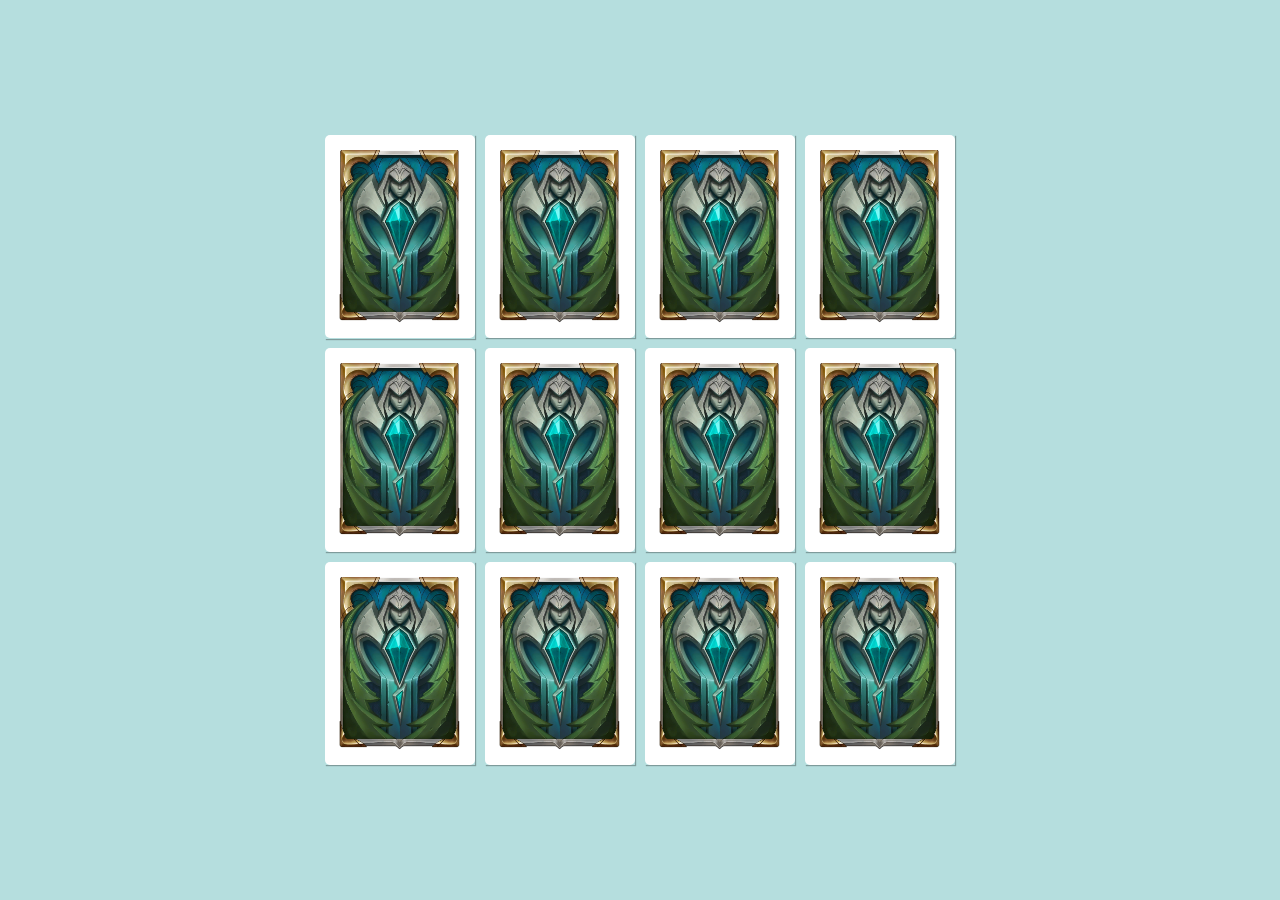
<file: jogo-da-memoria/index.html>
<!DOCTYPE html>
<html lang="en">
<head>
    <meta charset="UTF-8">
    <link rel="stylesheet" href="assets/css/style.css">
    <title>Jogo da Memória</title>
</head>
<body>
    <main class="memory-game">
        <div class="card" data-card="azir">
            <img src="assets/images/Azir.webp" alt="face da carta" class="card-front">
            <img src="assets/images/Card-Back.png" alt="verso da carta" class="card-back">
        </div>
        <div class="card" data-card="irelia">
            <img src="assets/images/Irelia.webp" alt="face da carta" class="card-front">
            <img src="assets/images/Card-Back.png" alt="verso da carta" class="card-back">
        </div>
        <div class="card" data-card="jinx">
            <img src="assets/images/Jinx.webp" alt="face da carta" class="card-front">
            <img src="assets/images/Card-Back.png" alt="verso da carta" class="card-back">
        </div>
        <div class="card" data-card="miss-fortune">
            <img src="assets/images/Miss_Fortune.webp" alt="face da carta" class="card-front">
            <img src="assets/images/Card-Back.png" alt="verso da carta" class="card-back">
        </div>
        <div class="card" data-card="thresh">
            <img src="assets/images/Thresh.webp" alt="face da carta" class="card-front">
            <img src="assets/images/Card-Back.png" alt="verso da carta" class="card-back">
        </div>
        <div class="card" data-card="volibear">
            <img src="assets/images/Volibear.webp" alt="face da carta" class="card-front">
            <img src="assets/images/Card-Back.png" alt="verso da carta" class="card-back">
        </div>
<!--   Metade das cartas     -->
        <div class="card" data-card="azir">
            <img src="assets/images/Azir.webp" alt="face da carta" class="card-front">
            <img src="assets/images/Card-Back.png" alt="verso da carta" class="card-back">
        </div>
        <div class="card" data-card="irelia">
            <img src="assets/images/Irelia.webp" alt="face da carta" class="card-front">
            <img src="assets/images/Card-Back.png" alt="verso da carta" class="card-back">
        </div>
        <div class="card" data-card="jinx">
            <img src="assets/images/Jinx.webp" alt="face da carta" class="card-front">
            <img src="assets/images/Card-Back.png" alt="verso da carta" class="card-back">
        </div>
        <div class="card" data-card="miss-fortune">
            <img src="assets/images/Miss_Fortune.webp" alt="face da carta" class="card-front">
            <img src="assets/images/Card-Back.png" alt="verso da carta" class="card-back">
        </div>
        <div class="card" data-card="thresh">
            <img src="assets/images/Thresh.webp" alt="face da carta" class="card-front">
            <img src="assets/images/Card-Back.png" alt="verso da carta" class="card-back">
        </div>
        <div class="card" data-card="volibear">
            <img src="assets/images/Volibear.webp" alt="face da carta" class="card-front">
            <img src="assets/images/Card-Back.png" alt="verso da carta" class="card-back">
        </div>
    </main>
</body>
<script src="assets/scripts/index.js"></script>
</html>
</file>
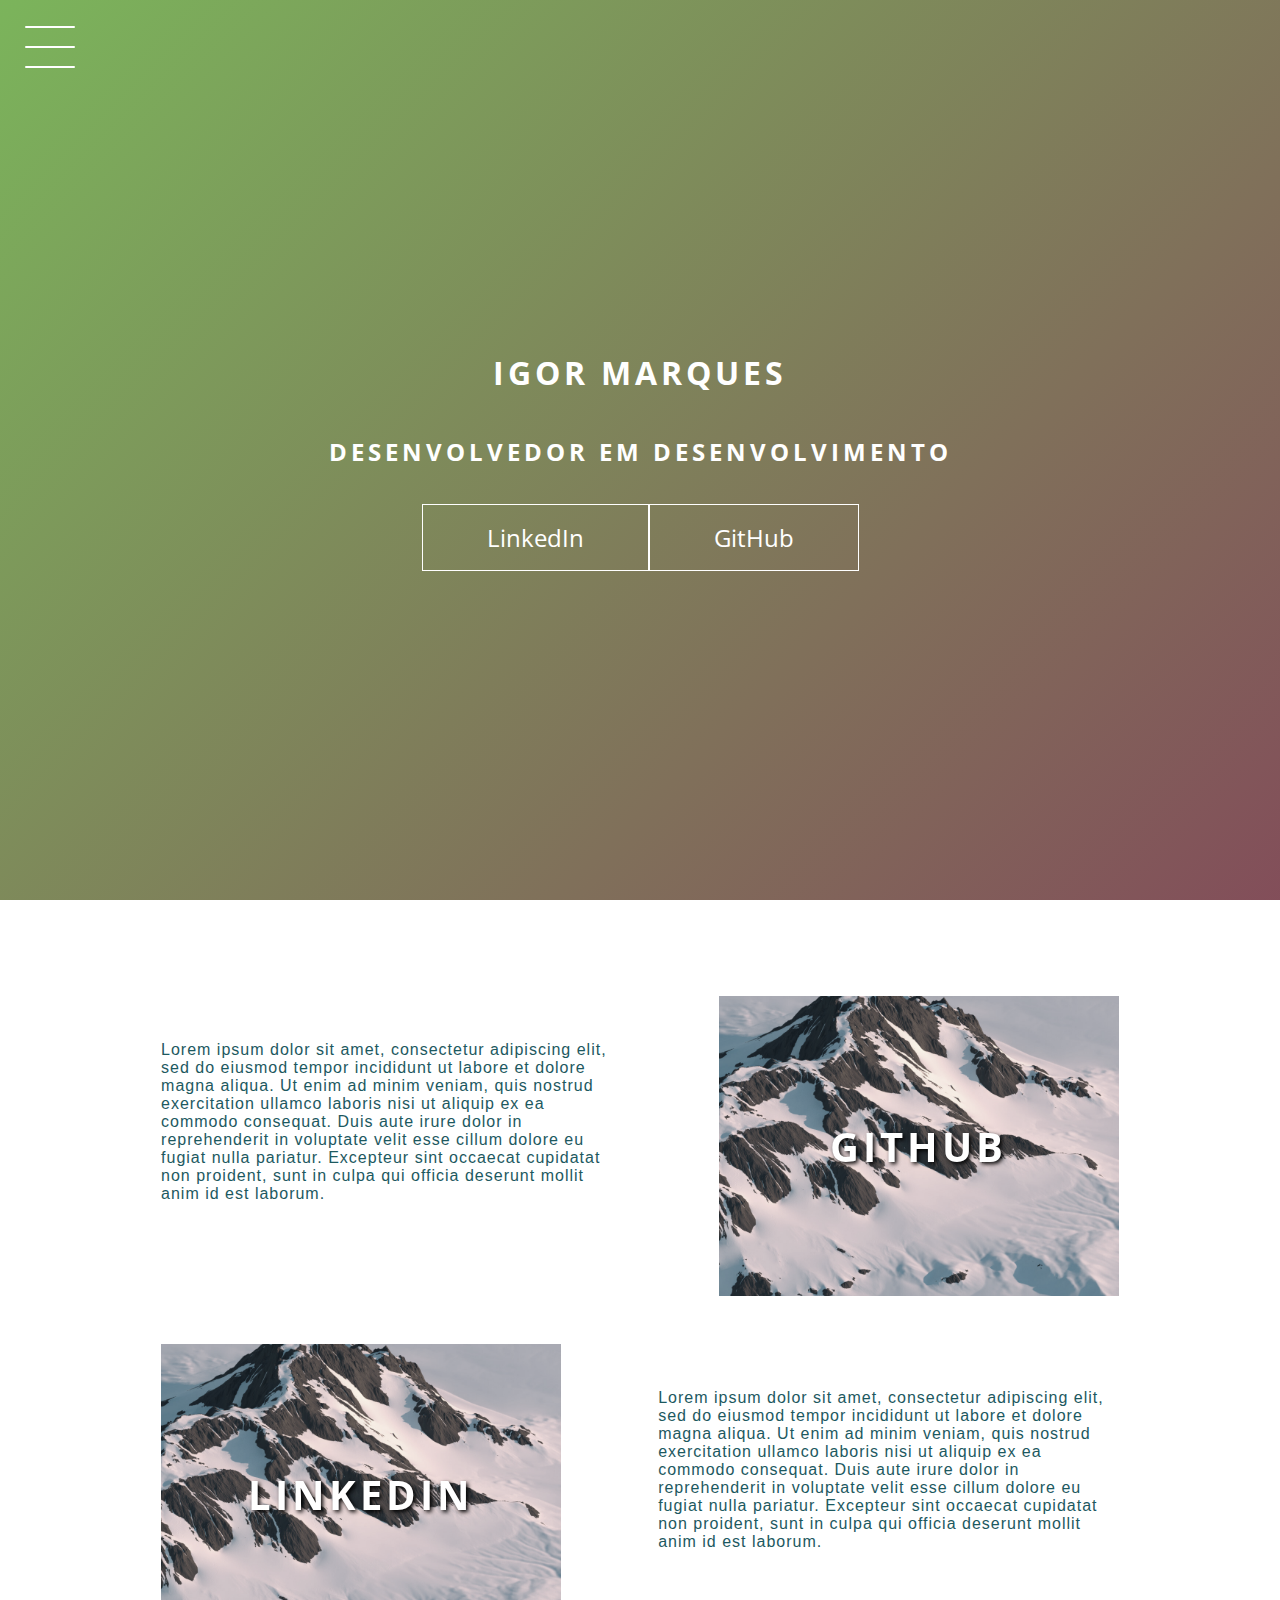
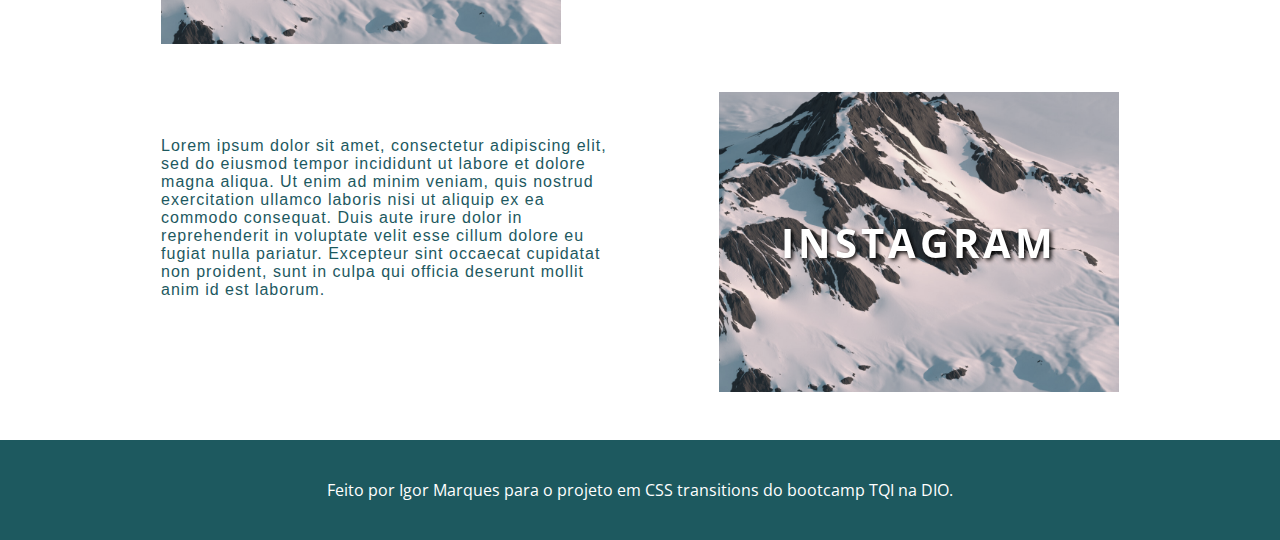
<file: portifolio-css-transitions/index.html>
<!DOCTYPE html>
<html lang="pt-BR">
<head>
    <meta charset="UTF-8">
    <title>Portfólio web</title>
    <link rel="stylesheet" href="assets/css/style.css">
</head>
<body>
<header class="header-wrapper">
    <div class="header">
        <div class="checkbox-container">
            <div class="checkbox-wrapper">
                <input type="checkbox" id="toggle">
                <label class="checkbox" for="toggle">
                    <div class="trace"></div>
                    <div class="trace"></div>
                    <div class="trace"></div>
                </label>
                <div class="menu"></div>
                <nav class="menu-items">
                    <ul>
                        <li><a href="#">Home</a></li>
                        <li><a href="#">Sobre</a></li>
                        <li><a href="#">Projetos</a></li>
                    </ul>
                </nav>
            </div>
        </div>
    </div>
    <h1>Igor Marques</h1>
    <h2>Desenvolvedor em desenvolvimento</h2>
    <div class="social-media">
        <a href="https://www.linkedin.com/in/igor-marques13/" target="_blank">LinkedIn</a>
        <a href="https://github.com/igorzig13" target="_blank">GitHub</a>
    </div>
</header>
<main class="container">
    <div class="card-container">
        <div class="card-text">
            Lorem ipsum dolor sit amet, consectetur adipiscing elit, sed do eiusmod tempor incididunt ut labore et dolore magna aliqua. Ut enim ad minim veniam, quis nostrud exercitation ullamco laboris nisi ut aliquip ex ea commodo consequat.
            Duis aute irure dolor in reprehenderit in voluptate velit esse cillum dolore eu fugiat nulla pariatur. Excepteur sint occaecat cupidatat non proident, sunt in culpa qui officia deserunt mollit anim id est laborum.
        </div>
        <div class="card">
            <div class="card-wrapper">
                <h2>Github</h2>
                <p>Veja meus projetos!</p>
            </div>
        </div>
    </div>  <!-- card Github -->
    <div class="card-container">
        <div class="card">
            <div class="card-wrapper">
                <h2>LinkedIn</h2>
                <p>Acompanhe-me no LinkedIn!</p>
            </div>
        </div>
        <div class="card-text">
            Lorem ipsum dolor sit amet, consectetur adipiscing elit, sed do eiusmod tempor incididunt ut labore et dolore magna aliqua. Ut enim ad minim veniam, quis nostrud exercitation ullamco laboris nisi ut aliquip ex ea commodo consequat.
            Duis aute irure dolor in reprehenderit in voluptate velit esse cillum dolore eu fugiat nulla pariatur. Excepteur sint occaecat cupidatat non proident, sunt in culpa qui officia deserunt mollit anim id est laborum.
        </div>
    </div>  <!-- card LinkedIn / ordem invertida -->
    <div class="card-container">
        <div class="card-text">
            Lorem ipsum dolor sit amet, consectetur adipiscing elit, sed do eiusmod tempor incididunt ut labore et dolore magna aliqua. Ut enim ad minim veniam, quis nostrud exercitation ullamco laboris nisi ut aliquip ex ea commodo consequat.
            Duis aute irure dolor in reprehenderit in voluptate velit esse cillum dolore eu fugiat nulla pariatur. Excepteur sint occaecat cupidatat non proident, sunt in culpa qui officia deserunt mollit anim id est laborum.
        </div>
        <div class="card">
            <div class="card-wrapper">
                <h2>Instagram</h2>
                <p>Não deixe de me seguir no Instagram!</p>
            </div>
        </div>
    </div>  <!--  cardInstagram -->
</main>
<footer class="footer">
    Feito por Igor Marques para o projeto em CSS transitions do bootcamp TQI na DIO.
</footer>
</body>
<script src="assets/scripts/index.js"></script>
</html>
</file>
<file: jogo-da-memoria/assets/css/style.css>
* {
    padding: 0;
    margin: 0;
    box-sizing: border-box;
}
body {
    height: 100vh;
    display: flex;
    background-color: #b5dede;
}
.memory-game {
    height: 640px;
    width: 640px;
    margin: auto;
    display: flex;
    flex-wrap: wrap;
    perspective: 1000px;
}
.card {
    height: calc(33.33% - 10px);
    width: calc(25% - 10px);
    margin: 5px;
    position: relative;
    box-shadow: 1px 1px 1px rgba(1,1,1,0.3);
    cursor: pointer;
    transform: scale(1);
    transform-style: preserve-3d;
    transition: transform 0.9s;
}
.card:active {
    transform: scale(0.97);
    transition: transform 0.3s;
}

.card-front, .card-back {
    width: 100%;
    height: 100%;
    padding: 10px;
    position: absolute;
    border-radius: 5px;
    background: white;
    backface-visibility: hidden;
}
.card-front {
    transform: rotateY(180deg);
    padding-left: 20px;
    padding-right: 20px;
}

/* Flip Animations */
.card.flip {
    transform: rotateY(180deg);
}
</file>
<file: portifolio-css-transitions/assets/css/style.css>
@import url('https://fonts.googleapis.com/css2?family=Open+Sans:wght@300&display=swap');

body {
    margin: 0;
    padding: 0;
    color: white;
    font-family: 'Open Sans', sans-serif;
}
.header-wrapper {
    height: 100vh;
    width: 100%;
    background: linear-gradient(-45deg, #1d595f, #2c853f, #852c59, #7bb45b);
    background-size: 400% 400%;
    display: flex;
    flex-direction: column;
    justify-content: center;
    align-items: center;
    position: relative;
    animation: backgroundTransition 8s ease-in-out infinite;
}
h1 {
    text-transform: uppercase;
    letter-spacing: 4px;
}
.header-wrapper h2 {
    text-transform: uppercase;
    letter-spacing: 4px;
}
.social-media {
    margin-top: 1rem;
    display: flex;
}
.social-media a {
    text-decoration: none;
    color: white;
    font-size: 24px;
    padding: 1rem 4rem;
    border: 1px solid white;
    min-width: 4rem;
    display: flex;
    justify-content: center;
    align-items: center;
    transition: 0.5s cubic-bezier(0.55, 0.025, 0.675, 0.97);
}
a:hover {
    color: #1d595f;
    background-color: white;
}

@keyframes backgroundTransition {
    0% {
        background-position: 0 80%;
    }
    50% {
        background-position: 80% 100%;
    }
    100% {
        background-position: 0 90%;
    }
}

/* Menu Hamburger */

.checkbox-container {
    display: flex;
    justify-content: center;
    align-items: center;
}
.checkbox {
    height: 100px;
    width: 100px;
    position: absolute;
    top: 0;
    left: 0;
    display: flex;
    justify-content: center;
    cursor: pointer;
    z-index: 9999;
    transition: 400ms ease-in-out 0s;
}
.checkbox .trace {
    width: 50px;
    height: 2px;
    background-color: white;
    position: absolute;
    border-radius: 4px;
    transition: 0.5s ease-in-out;
}
.checkbox .trace:nth-child(1){
    top: 26px;
    transform: rotate(0);
}
.checkbox .trace:nth-child(2){
    top: 46px;
    transform: rotate(0);
}
.checkbox .trace:nth-child(3){
    top: 66px;
    transform: rotate(0);
}
#toggle {
    display: none;
}

/* links do menu */

.menu {
    position: absolute;
    top: 28px;
    left: 30px;
    background: white;
    height: 40px;
    width: 40px;
    border-radius: 50%;
    box-shadow: 0 0 0 0 white;
    z-index: -1;
    transition: 400ms ease-in-out 0s;
}
.menu-items {
    position: fixed;
    top: 0;
    right: 0;
    width: 100%;
    height: 100vh;
    display: flex;
    justify-content: center;
    align-items: center;
    z-index: 2;
    opacity: 0;
    visibility: hidden;
    transition: 400ms ease-in-out 0s;
}
.menu-items ul {
    list-style-type: none;
}
.menu-items ul li a {
    margin: 10px 0;
    color: #1d595f;
    text-decoration: none;
    text-transform: uppercase;
    letter-spacing: 4px;
    font-size: 40px;
    display: flex;
    justify-content: center;
    align-items: center;
    border: 1px solid #2c853f;
    padding: 1rem 2rem;
    transition: 0.5s cubic-bezier(0.55, 0.025, 0.675, 0.97);
}
.menu-items ul li a:hover {
    background-color: #2c853f;
    color: white;
}
/* animação do menu */

#toggle:checked + .checkbox .trace:nth-child(1){
    transform: rotate(45deg);
    background-color: #1d595f;
    top: 47px;
}
#toggle:checked + .checkbox .trace:nth-child(2){
    transform: translateX(-100px);
    width: 30px;
    visibility: hidden;
    opacity: 0;
}
#toggle:checked + .checkbox .trace:nth-child(3){
    transform: rotate(-45deg);
    background-color: #1d595f;
    top: 47px;
}
#toggle:checked + .checkbox {
    background-color: white;
}
#toggle:checked ~ .menu {
    box-shadow: 0 0 0 100vmax white;
    z-index: 1;
}
#toggle:checked ~ .menu-items {
    visibility: visible;
    opacity: 1;
}

/* conteúdos da main > cards */
.container {
    width: 100%;
    height: auto;
    display: flex;
    flex-direction: column;
    justify-content: space-between;
    align-items: center;
    margin: 3rem 0;
}
.card-container {
    display: flex;
    align-items: center;
    justify-content: space-evenly;
    width: 90%;
}
.card {
    height: 300px;
    width: 400px;
    margin: 3rem 0 0;
    background-image: url("../images/mountain.jpg");
    background-position: center;
    background-repeat: no-repeat;
    background-size: cover;
    display: flex;
    justify-content: center;
    align-items: center;
    filter: grayscale(0.5);
    color: white;
    cursor: pointer;
    text-shadow: black 2px 2px 4px;
    transition: 0.3s;
}
.card-text {
    width: 40%;
    font-family: sans-serif;
    letter-spacing: 1px;
    color: #1d595f;
}
.card-wrapper {
    text-align: center;
    display: flex;
    flex-direction: column;
    justify-content: center;
    align-items: center;
    position: relative;
}
.card-wrapper::before {
    content: '';
    position: absolute;
    height: 100px;
    width: 100px;
    display: block;
    border: 1px solid white;
    opacity: 0;
    transition: 0.3s;
}
.card-wrapper h2 {
    font-size: 40px;
    text-transform: uppercase;
    letter-spacing: 4px;
    margin: 0;
    transition: 0.3s;
}
.card-wrapper p {
    font-size: 0;
    visibility: hidden;
    opacity: 0;
    font-weight: bold;
    text-transform: uppercase;
    transition: 0.3s;
}
.card:hover {
    filter: unset;
}
.card:hover > .card-wrapper::before {
    opacity: 1;
    width: 350px;
    height: 250px;
}
.card:hover > .card-wrapper p {
    font-size: 14px;
    opacity: 1;
    visibility: visible;
}

/* footer */
.footer {
    height: 100px;
    width: 100%;
    display: flex;
    justify-content: center;
    align-items: center;
    background-color: #1d595f;
}

/* responsible */
@media (max-width: 800px) {
    .social-media {
        display: flex;
        flex-direction: column;
    }
    .container {
        margin-top: 0;
    }
    .card-container {
        flex-direction: column;
    }
    .container .card-container:nth-child(1),
    .container .card-container:nth-child(3){
        flex-direction: column-reverse;
    }
    .card {
        height: 250px;
        width: 250px;
    }
    .card-text {
        width: 90%;
        margin-top: 2rem;
        text-align: center;
    }
    .card:hover > card.wrapper::before{
        height: 190px;
        width: 190px;
    }
    .header-wrapper h2 {
        font-size: 100%;
    }
}
</file>
